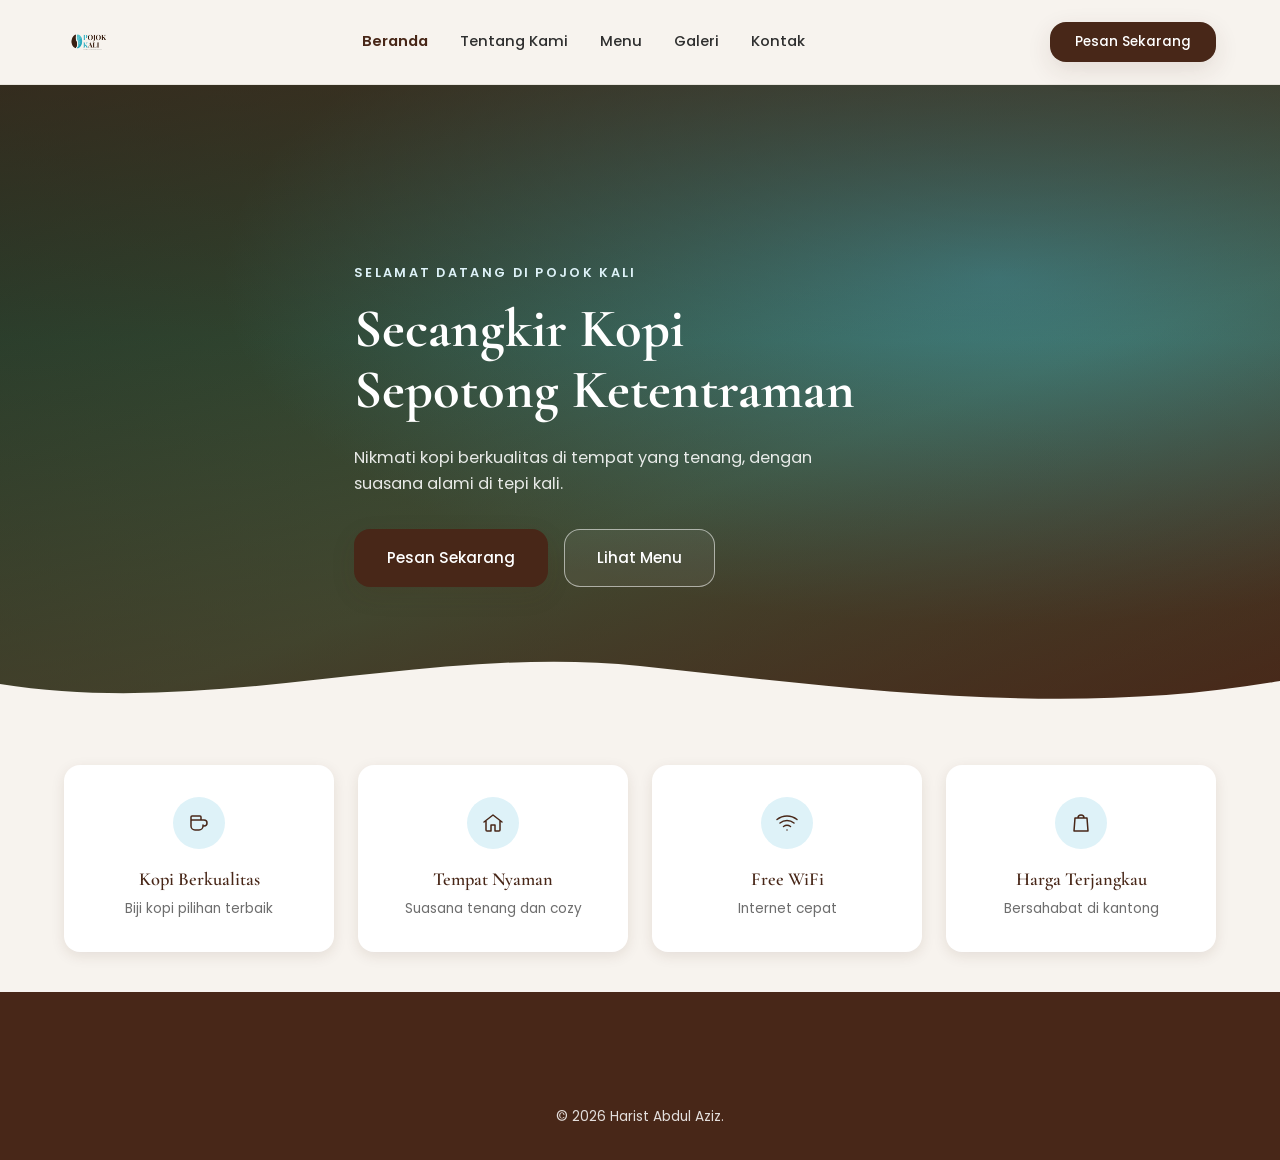
<file: TUGAS6/index.html>
<!doctype html>
<html lang="id">
  <head>
    <meta charset="UTF-8" />
    <meta name="viewport" content="width=device-width, initial-scale=1.0" />
    <title>Tugas 7</title>
    <link rel="preconnect" href="https://fonts.googleapis.com" />
    <link rel="preconnect" href="https://fonts.gstatic.com" crossorigin />
    <link
      href="https://fonts.googleapis.com/css2?family=Cormorant+Garamond:wght@500;600;700&family=Poppins:wght@400;500;600&display=swap"
      rel="stylesheet"
    />
    <link rel="stylesheet" href="style.css" />
  </head>
  <body>
    <header class="navbar">
      <div class="navbar__dalam wadah">
        <a href="#">
          <img
            src="assets/logo.png"
            alt="Logo Pojok Kali"
            class="navbar__logo"
          />
        </a>
        <nav class="navbar__tautan">
          <a href="#beranda" class="aktif">Beranda</a>
          <a href="#tentang">Tentang Kami</a>
          <a href="#menu">Menu</a>
          <a href="#galeri">Galeri</a>
          <a href="#kontak">Kontak</a>
        </nav>
        <a href="#pesan" class="tombol tombol--utama tombol--kecil"
          >Pesan Sekarang</a
        >
      </div>
    </header>

    <section class="beranda" id="beranda">
      <div class="beranda__media"></div>
      <div class="beranda__lapisan"></div>
      <div class="wadah beranda__konten">
        <p class="label-kecil">Selamat Datang di Pojok Kali</p>
        <h1 class="judul-utama">Secangkir Kopi<br />Sepotong Ketentraman</h1>
        <p class="subjudul">
          Nikmati kopi berkualitas di tempat yang tenang, dengan suasana alami
          di tepi kali.
        </p>
        <div class="beranda__aksi">
          <a href="#pesan" class="tombol tombol--utama">Pesan Sekarang</a>
          <a href="#menu" class="tombol tombol--kedua">Lihat Menu</a>
        </div>
      </div>
      <svg
        class="beranda__gelombang"
        viewBox="0 0 1440 120"
        preserveAspectRatio="none"
      >
        <path
          d="M0,64 C240,110 480,10 720,40 C960,70 1200,110 1440,60 L1440,120 L0,120 Z"
          fill="#F7F3EE"
        />
      </svg>
    </section>

    <section class="fitur wadah">
      <div class="fitur__item">
        <span class="fitur__ikon">
          <svg viewBox="0 0 24 24" fill="none">
            <path
              d="M4 9h13a3 3 0 0 1 0 6h-.5M4 9v6a4 4 0 0 0 4 4h4a4 4 0 0 0 4-4v-1M4 9V6a1 1 0 0 1 1-1h8a1 1 0 0 1 1 1v3"
              stroke="currentColor"
              stroke-width="1.5"
              stroke-linecap="round"
              stroke-linejoin="round"
            />
          </svg>
        </span>
        <h3>Kopi Berkualitas</h3>
        <p>Biji kopi pilihan terbaik</p>
      </div>
      <div class="fitur__item">
        <span class="fitur__ikon">
          <svg viewBox="0 0 24 24" fill="none">
            <path
              d="M3 11l9-7 9 7M5 10v9a1 1 0 0 0 1 1h4v-6h4v6h4a1 1 0 0 0 1-1v-9"
              stroke="currentColor"
              stroke-width="1.5"
              stroke-linecap="round"
              stroke-linejoin="round"
            />
          </svg>
        </span>
        <h3>Tempat Nyaman</h3>
        <p>Suasana tenang dan cozy</p>
      </div>
      <div class="fitur__item">
        <span class="fitur__ikon">
          <svg viewBox="0 0 24 24" fill="none">
            <path
              d="M2 8.5a16 16 0 0 1 20 0M5 12a11 11 0 0 1 14 0M8.5 15.5a6 6 0 0 1 7 0M12 19h.01"
              stroke="currentColor"
              stroke-width="1.5"
              stroke-linecap="round"
              stroke-linejoin="round"
            />
          </svg>
        </span>
        <h3>Free WiFi</h3>
        <p>Internet cepat</p>
      </div>
      <div class="fitur__item">
        <span class="fitur__ikon">
          <svg viewBox="0 0 24 24" fill="none">
            <path
              d="M6 7h12l1 13H5L6 7ZM9 7a3 3 0 0 1 6 0"
              stroke="currentColor"
              stroke-width="1.5"
              stroke-linecap="round"
              stroke-linejoin="round"
            />
          </svg>
        </span>
        <h3>Harga Terjangkau</h3>
        <p>Bersahabat di kantong</p>
      </div>
    </section>

    <footer class="kaki">
      <p class="kaki__teks">&copy; 2026 Harist Abdul Aziz.</p>
    </footer>
  </body>
</html>
</file>
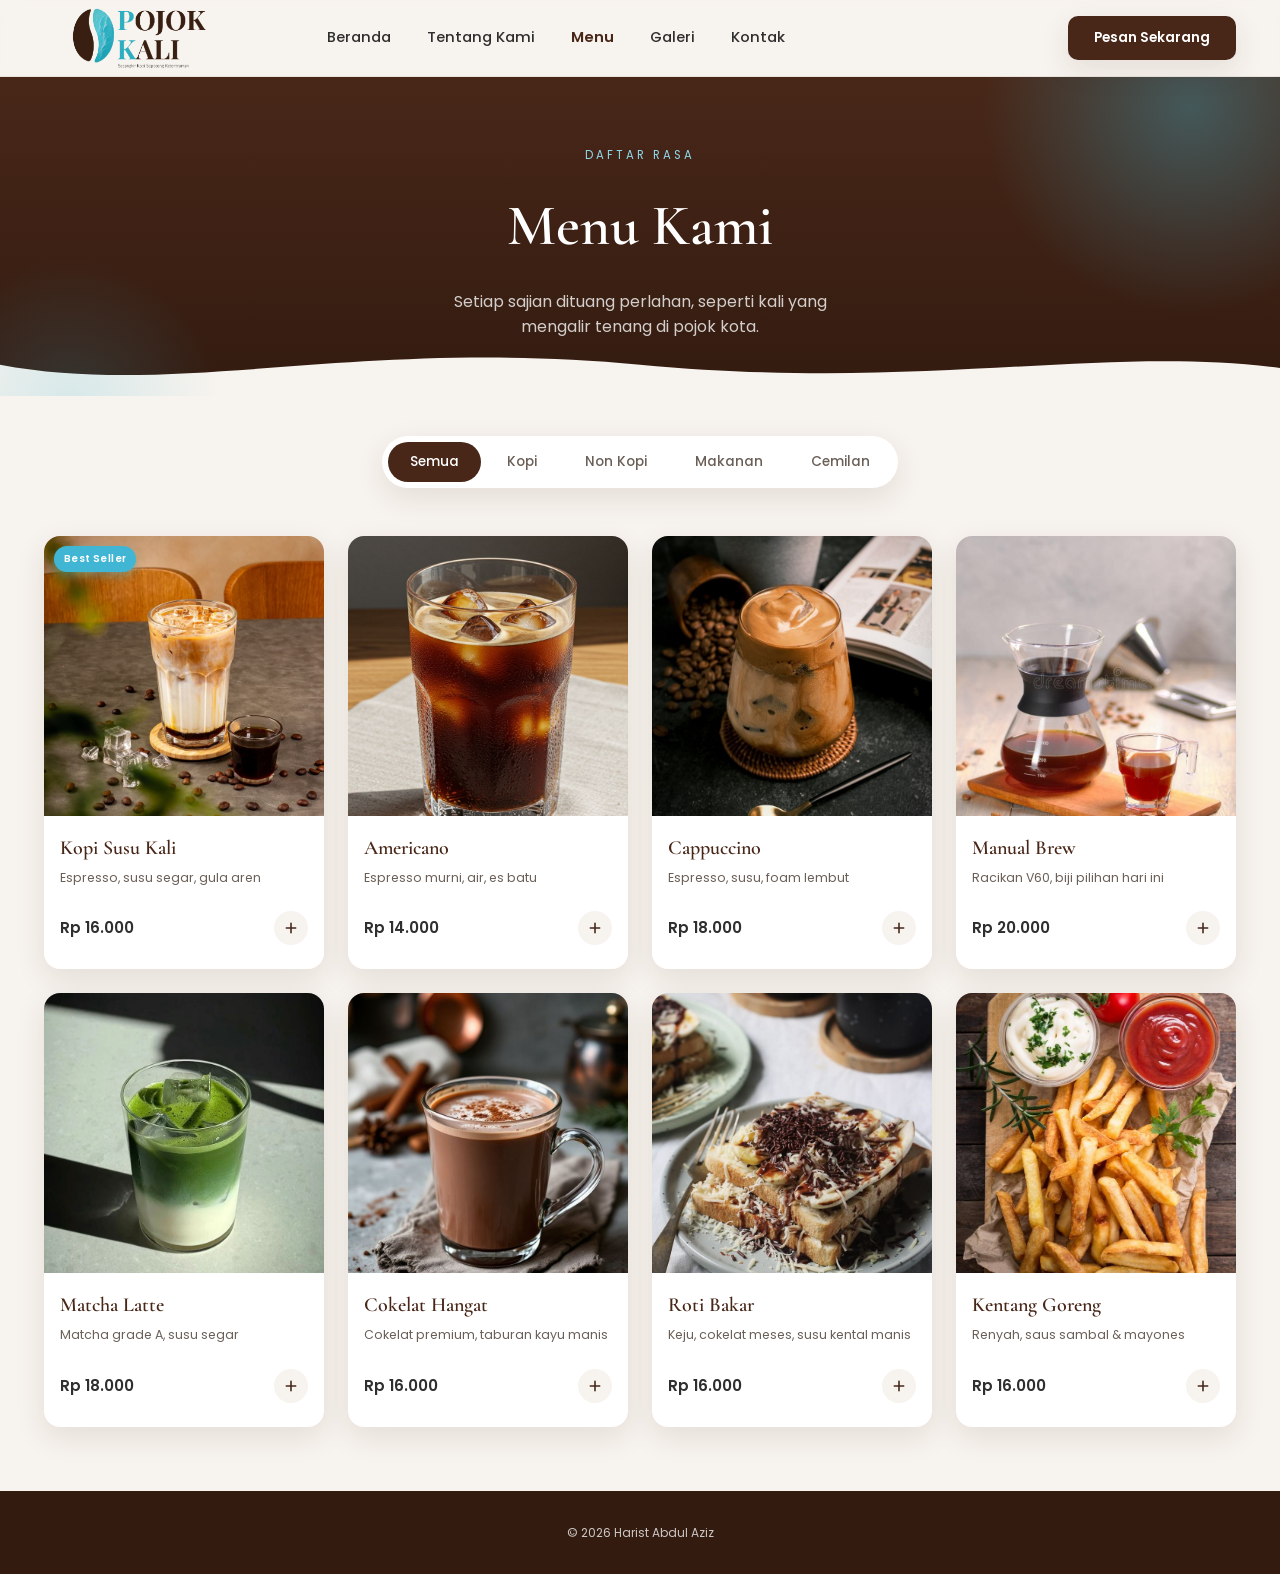
<file: TUGAS8/index.html>
<!doctype html>
<html lang="id">
  <head>
    <meta charset="UTF-8" />
    <meta name="viewport" content="width=device-width, initial-scale=1.0" />
    <title>Menu — Pojok Kali</title>
    <link rel="preconnect" href="https://fonts.googleapis.com" />
    <link
      href="https://fonts.googleapis.com/css2?family=Cormorant+Garamond:ital,wght@0,400;0,500;0,600;0,700;1,500&family=Poppins:wght@300;400;500;600;700&display=swap"
      rel="stylesheet"
    />
    <link rel="stylesheet" href="style.css" />
  </head>
  <body>
    <header class="site-header" id="siteHeader">
      <div class="header-inner">
        <a href="#" class="brand">
          <img src="assets/logo.png" alt="Pojok Kali" class="brand-mark" />
        </a>

        <nav class="main-nav" id="mainNav">
          <a href="#">Beranda</a>
          <a href="#">Tentang Kami</a>
          <a href="#" class="active">Menu</a>
          <a href="#">Galeri</a>
          <a href="#">Kontak</a>
        </nav>

        <div class="header-actions">
          <button class="btn btn-primary">Pesan Sekarang</button>
          <button class="burger" id="burgerBtn" aria-label="Buka menu navigasi">
            <span></span><span></span><span></span>
          </button>
        </div>
      </div>
    </header>
    <section class="menu-hero">
      <div class="menu-hero-inner">
        <span class="eyebrow">Daftar Rasa</span>
        <h1>Menu Kami</h1>
        <p>
          Setiap sajian dituang perlahan, seperti kali yang mengalir tenang di
          pojok kota.
        </p>
      </div>
      <svg class="hero-wave" viewBox="0 0 1440 90" preserveAspectRatio="none">
        <path
          d="M0,40 C 200,90 400,0 720,40 C 1040,80 1240,10 1440,45 L1440,90 L0,90 Z"
        ></path>
      </svg>
    </section>
    <section class="menu-filter-wrap">
      <div
        class="menu-filter"
        id="menuFilter"
        role="tablist"
        aria-label="Filter kategori menu"
      >
        <button class="filter-btn is-active" data-filter="semua">Semua</button>
        <button class="filter-btn" data-filter="kopi">Kopi</button>
        <button class="filter-btn" data-filter="non-kopi">Non Kopi</button>
        <button class="filter-btn" data-filter="makanan">Makanan</button>
        <button class="filter-btn" data-filter="cemilan">Cemilan</button>
        <span class="filter-indicator" id="filterIndicator"></span>
      </div>
    </section>
    <main class="menu-main">
      <div class="menu-grid" id="menuGrid">
        <article class="menu-card" data-category="kopi" style="--d: 0">
          <div class="menu-card-media">
            <img
              src="assets/kopi-susu-kali.jpg"
              alt="Kopi Susu Kali"
              loading="lazy"
            />
            <span class="menu-tag">Best Seller</span>
          </div>
          <div class="menu-card-body">
            <h3>Kopi Susu Kali</h3>
            <p>Espresso, susu segar, gula aren</p>
            <div class="menu-card-footer">
              <span class="menu-price">Rp 16.000</span>
              <button
                class="add-btn"
                aria-label="Tambah Kopi Susu Kali ke pesanan"
              >
                <svg viewBox="0 0 24 24"><path d="M12 5v14M5 12h14" /></svg>
              </button>
            </div>
          </div>
        </article>

        <article class="menu-card" data-category="kopi" style="--d: 1">
          <div class="menu-card-media">
            <img src="assets/americano.jpg" alt="Americano" loading="lazy" />
          </div>
          <div class="menu-card-body">
            <h3>Americano</h3>
            <p>Espresso murni, air, es batu</p>
            <div class="menu-card-footer">
              <span class="menu-price">Rp 14.000</span>
              <button class="add-btn" aria-label="Tambah Americano ke pesanan">
                <svg viewBox="0 0 24 24"><path d="M12 5v14M5 12h14" /></svg>
              </button>
            </div>
          </div>
        </article>

        <article class="menu-card" data-category="kopi" style="--d: 2">
          <div class="menu-card-media">
            <img src="assets/cappuccino.jpg" alt="Cappuccino" loading="lazy" />
          </div>
          <div class="menu-card-body">
            <h3>Cappuccino</h3>
            <p>Espresso, susu, foam lembut</p>
            <div class="menu-card-footer">
              <span class="menu-price">Rp 18.000</span>
              <button class="add-btn" aria-label="Tambah Cappuccino ke pesanan">
                <svg viewBox="0 0 24 24"><path d="M12 5v14M5 12h14" /></svg>
              </button>
            </div>
          </div>
        </article>

        <article class="menu-card" data-category="kopi" style="--d: 3">
          <div class="menu-card-media">
            <img
              src="assets/manual-brew.jpg"
              alt="Manual Brew"
              loading="lazy"
            />
          </div>
          <div class="menu-card-body">
            <h3>Manual Brew</h3>
            <p>Racikan V60, biji pilihan hari ini</p>
            <div class="menu-card-footer">
              <span class="menu-price">Rp 20.000</span>
              <button
                class="add-btn"
                aria-label="Tambah Manual Brew ke pesanan"
              >
                <svg viewBox="0 0 24 24"><path d="M12 5v14M5 12h14" /></svg>
              </button>
            </div>
          </div>
        </article>

        <article class="menu-card" data-category="non-kopi" style="--d: 0">
          <div class="menu-card-media">
            <img
              src="assets/matcha-latte.jpg"
              alt="Matcha Latte"
              loading="lazy"
            />
          </div>
          <div class="menu-card-body">
            <h3>Matcha Latte</h3>
            <p>Matcha grade A, susu segar</p>
            <div class="menu-card-footer">
              <span class="menu-price">Rp 18.000</span>
              <button
                class="add-btn"
                aria-label="Tambah Matcha Latte ke pesanan"
              >
                <svg viewBox="0 0 24 24"><path d="M12 5v14M5 12h14" /></svg>
              </button>
            </div>
          </div>
        </article>

        <article class="menu-card" data-category="non-kopi" style="--d: 1">
          <div class="menu-card-media">
            <img
              src="assets/cokelat-hangat.jpg"
              alt="Cokelat Hangat"
              loading="lazy"
            />
          </div>
          <div class="menu-card-body">
            <h3>Cokelat Hangat</h3>
            <p>Cokelat premium, taburan kayu manis</p>
            <div class="menu-card-footer">
              <span class="menu-price">Rp 16.000</span>
              <button
                class="add-btn"
                aria-label="Tambah Cokelat Hangat ke pesanan"
              >
                <svg viewBox="0 0 24 24"><path d="M12 5v14M5 12h14" /></svg>
              </button>
            </div>
          </div>
        </article>

        <article class="menu-card" data-category="makanan" style="--d: 2">
          <div class="menu-card-media">
            <img src="assets/roti-bakar.jpg" alt="Roti Bakar" loading="lazy" />
          </div>
          <div class="menu-card-body">
            <h3>Roti Bakar</h3>
            <p>Keju, cokelat meses, susu kental manis</p>
            <div class="menu-card-footer">
              <span class="menu-price">Rp 16.000</span>
              <button class="add-btn" aria-label="Tambah Roti Bakar ke pesanan">
                <svg viewBox="0 0 24 24"><path d="M12 5v14M5 12h14" /></svg>
              </button>
            </div>
          </div>
        </article>

        <article class="menu-card" data-category="cemilan" style="--d: 3">
          <div class="menu-card-media">
            <img
              src="assets/kentang-goreng.jpg"
              alt="Kentang Goreng"
              loading="lazy"
            />
          </div>
          <div class="menu-card-body">
            <h3>Kentang Goreng</h3>
            <p>Renyah, saus sambal & mayones</p>
            <div class="menu-card-footer">
              <span class="menu-price">Rp 16.000</span>
              <button
                class="add-btn"
                aria-label="Tambah Kentang Goreng ke pesanan"
              >
                <svg viewBox="0 0 24 24"><path d="M12 5v14M5 12h14" /></svg>
              </button>
            </div>
          </div>
        </article>
      </div>

      <p class="empty-state" id="emptyState">Belum ada menu di kategori ini.</p>
    </main>
    <footer class="site-footer">
      <span>&copy; 2026 Harist Abdul Aziz</span>
    </footer>

    <div class="toast" id="toast">Ditambahkan ke pesanan ✓</div>

    <script>
      const header = document.getElementById("siteHeader");
      window.addEventListener("scroll", () => {
        header.classList.toggle("is-scrolled", window.scrollY > 30);
      });
      const burger = document.getElementById("burgerBtn");
      const nav = document.getElementById("mainNav");
      burger.addEventListener("click", () => {
        burger.classList.toggle("is-open");
        nav.classList.toggle("is-open");
      });
      nav.querySelectorAll("a").forEach((link) => {
        link.addEventListener("click", () => {
          burger.classList.remove("is-open");
          nav.classList.remove("is-open");
        });
      });
      const filterBtns = document.querySelectorAll(".filter-btn");
      const cards = document.querySelectorAll(".menu-card");
      const indicator = document.getElementById("filterIndicator");
      const emptyState = document.getElementById("emptyState");

      function moveIndicator(btn) {
        indicator.style.width = btn.offsetWidth + "px";
        indicator.style.left = btn.offsetLeft + "px";
      }
      moveIndicator(document.querySelector(".filter-btn.is-active"));
      window.addEventListener("resize", () =>
        moveIndicator(document.querySelector(".filter-btn.is-active")),
      );

      filterBtns.forEach((btn) => {
        btn.addEventListener("click", () => {
          filterBtns.forEach((b) => b.classList.remove("is-active"));
          btn.classList.add("is-active");
          moveIndicator(btn);

          const filter = btn.dataset.filter;
          let visibleCount = 0;

          cards.forEach((card, i) => {
            const match =
              filter === "semua" || card.dataset.category === filter;
            if (match) {
              visibleCount++;
              card.classList.remove("is-hidden");
              card.style.transitionDelay = (i % 8) * 40 + "ms";
              requestAnimationFrame(() => card.classList.remove("is-out"));
            } else {
              card.classList.add("is-out");
              card.style.transitionDelay = "0ms";
              setTimeout(() => card.classList.add("is-hidden"), 260);
            }
          });

          setTimeout(() => {
            emptyState.classList.toggle("is-visible", visibleCount === 0);
          }, 280);
        });
      });
      const revealObserver = new IntersectionObserver(
        (entries) => {
          entries.forEach((entry) => {
            if (entry.isIntersecting) {
              entry.target.classList.add("is-visible");
              revealObserver.unobserve(entry.target);
            }
          });
        },
        { threshold: 0.15 },
      );
      cards.forEach((card) => revealObserver.observe(card));
      const toast = document.getElementById("toast");
      let toastTimer;
      document.querySelectorAll(".add-btn").forEach((btn) => {
        btn.addEventListener("click", () => {
          btn.classList.remove("pulse");
          void btn.offsetWidth;
          btn.classList.add("pulse");

          toast.classList.remove("is-visible");
          void toast.offsetWidth;
          toast.classList.add("is-visible");
          clearTimeout(toastTimer);
          toastTimer = setTimeout(
            () => toast.classList.remove("is-visible"),
            1800,
          );
        });
      });
    </script>
  </body>
</html>
</file>
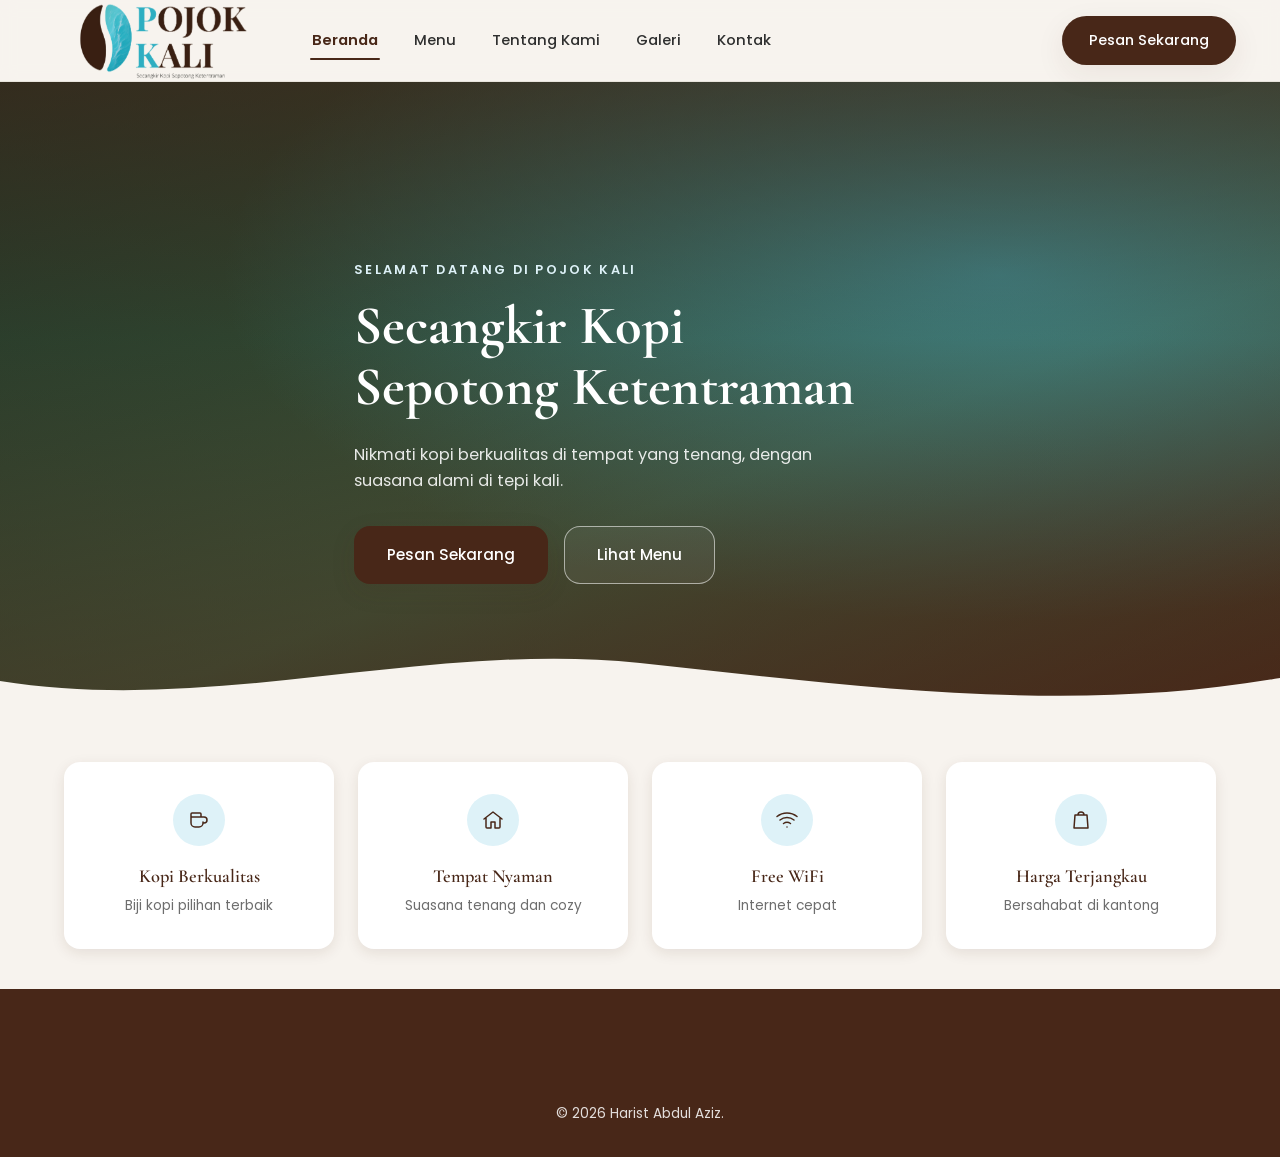
<file: UAS DESAIN WEB/index.html>
<!doctype html>
<html lang="id">
  <head>
    <meta charset="UTF-8" />
    <meta name="viewport" content="width=device-width, initial-scale=1.0" />
    <title>Tugas 7</title>
    <link rel="preconnect" href="https://fonts.googleapis.com" />
    <link rel="preconnect" href="https://fonts.gstatic.com" crossorigin />
    <link
      href="https://fonts.googleapis.com/css2?family=Cormorant+Garamond:wght@500;600;700&family=Poppins:wght@400;500;600&display=swap"
      rel="stylesheet"
    />
    <link rel="stylesheet" href="STYLE/index.css" />
    <link rel="stylesheet" href="STYLE/navbar.css" />
  </head>
  <body>
    <nav class="navbar" id="navbar">
      <div class="navbar__dalam">
        <a href="index.html" class="navbar__logo">
          <img
            src="STYLE/assets/logo.png"
            alt="Logo Pojok Kali"
            class="navbar__logo-img"
          />
        </a>

        <div class="navbar__tautan" id="navMenu">
          <a href="index.html" class="active">Beranda</a>
          <a href="menu.html">Menu</a>
          <a href="tentang-kami.html">Tentang Kami</a>
          <a href="galeri.html">Galeri</a>
          <a href="kontak.html">Kontak</a>
        </div>

        <div class="navbar__aksi">
          <a href="menu.html" class="btn-primary">Pesan Sekarang</a>
          <button class="navbar__burger" id="burgerBtn" aria-label="Menu">
            <span></span><span></span><span></span>
          </button>
        </div>
      </div>
    </nav>

    <section class="beranda" id="beranda">
      <div class="beranda__media"></div>
      <div class="beranda__lapisan"></div>
      <div class="wadah beranda__konten">
        <p class="label-kecil">Selamat Datang di Pojok Kali</p>
        <h1 class="judul-utama">Secangkir Kopi<br />Sepotong Ketentraman</h1>
        <p class="subjudul">
          Nikmati kopi berkualitas di tempat yang tenang, dengan suasana alami
          di tepi kali.
        </p>
        <div class="beranda__aksi">
          <a href="menu.html" class="tombol tombol--utama">Pesan Sekarang</a>
          <a href="menu.html" class="tombol tombol--kedua">Lihat Menu</a>
        </div>
      </div>
      <svg
        class="beranda__gelombang"
        viewBox="0 0 1440 120"
        preserveAspectRatio="none"
      >
        <path
          d="M0,64 C240,110 480,10 720,40 C960,70 1200,110 1440,60 L1440,120 L0,120 Z"
          fill="#F7F3EE"
        />
      </svg>
    </section>

    <section class="fitur wadah">
      <div class="fitur__item">
        <span class="fitur__ikon">
          <svg viewBox="0 0 24 24" fill="none">
            <path
              d="M4 9h13a3 3 0 0 1 0 6h-.5M4 9v6a4 4 0 0 0 4 4h4a4 4 0 0 0 4-4v-1M4 9V6a1 1 0 0 1 1-1h8a1 1 0 0 1 1 1v3"
              stroke="currentColor"
              stroke-width="1.5"
              stroke-linecap="round"
              stroke-linejoin="round"
            />
          </svg>
        </span>
        <h3>Kopi Berkualitas</h3>
        <p>Biji kopi pilihan terbaik</p>
      </div>
      <div class="fitur__item">
        <span class="fitur__ikon">
          <svg viewBox="0 0 24 24" fill="none">
            <path
              d="M3 11l9-7 9 7M5 10v9a1 1 0 0 0 1 1h4v-6h4v6h4a1 1 0 0 0 1-1v-9"
              stroke="currentColor"
              stroke-width="1.5"
              stroke-linecap="round"
              stroke-linejoin="round"
            />
          </svg>
        </span>
        <h3>Tempat Nyaman</h3>
        <p>Suasana tenang dan cozy</p>
      </div>
      <div class="fitur__item">
        <span class="fitur__ikon">
          <svg viewBox="0 0 24 24" fill="none">
            <path
              d="M2 8.5a16 16 0 0 1 20 0M5 12a11 11 0 0 1 14 0M8.5 15.5a6 6 0 0 1 7 0M12 19h.01"
              stroke="currentColor"
              stroke-width="1.5"
              stroke-linecap="round"
              stroke-linejoin="round"
            />
          </svg>
        </span>
        <h3>Free WiFi</h3>
        <p>Internet cepat</p>
      </div>
      <div class="fitur__item">
        <span class="fitur__ikon">
          <svg viewBox="0 0 24 24" fill="none">
            <path
              d="M6 7h12l1 13H5L6 7ZM9 7a3 3 0 0 1 6 0"
              stroke="currentColor"
              stroke-width="1.5"
              stroke-linecap="round"
              stroke-linejoin="round"
            />
          </svg>
        </span>
        <h3>Harga Terjangkau</h3>
        <p>Bersahabat di kantong</p>
      </div>
    </section>

    <footer class="kaki">
      <p class="kaki__teks">&copy; 2026 Harist Abdul Aziz.</p>
    </footer>
  </body>
</html>
</file>
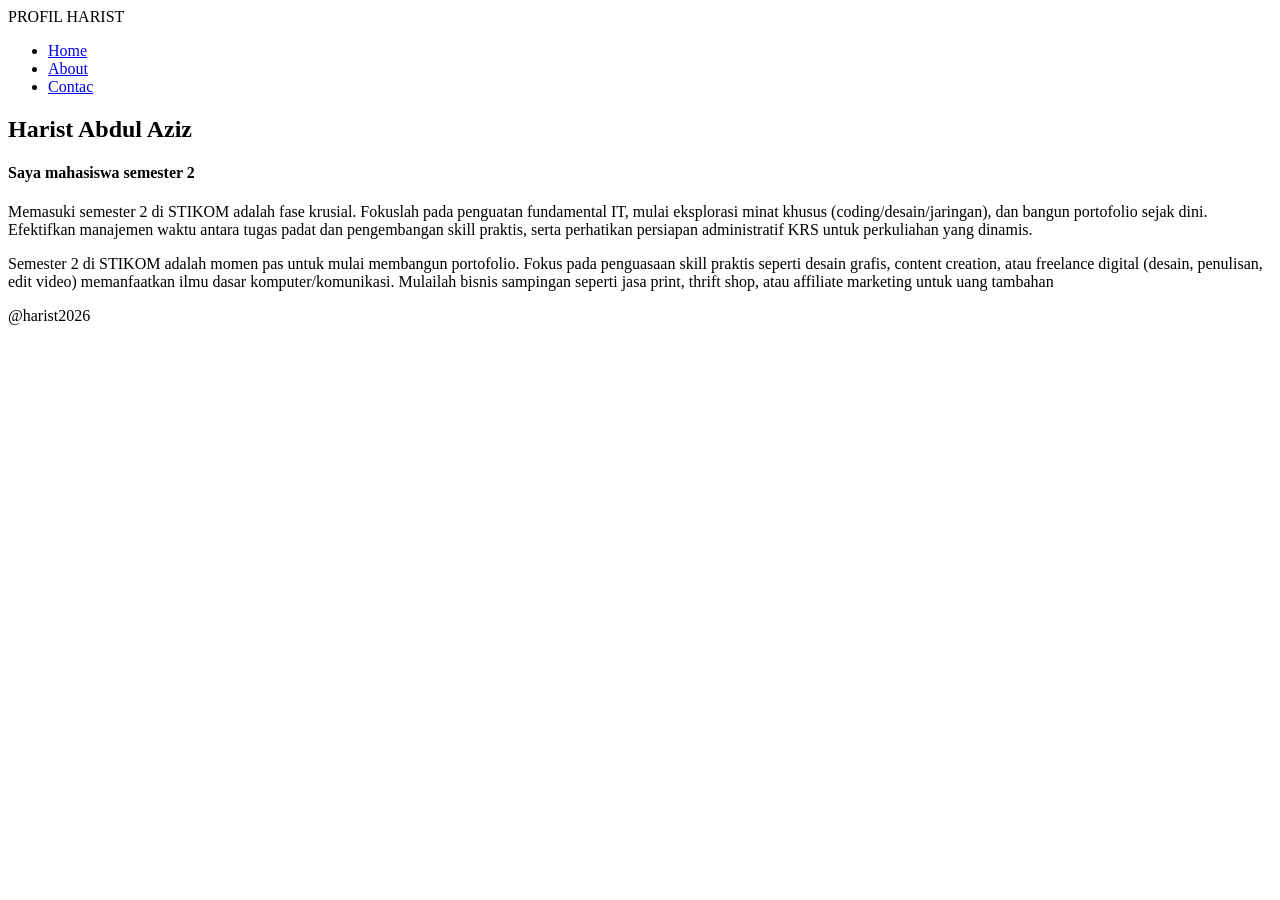
<file: TUGAS2/TUGAS3.html>
<!DOCTYPE html>
<html>
<head>
<title>TUGAS2</title>
</head>
<body>
<header>PROFIL HARIST</header>
<nav>
<ul>
<li><a href="#">Home</a></li>
<li><a href="#">About</a></li>
<li><a href="#">Contac</a></li>
</ul>
</nav>
<section>
<h1>Harist Abdul Aziz</h1>
<h4>Saya mahasiswa semester 2 </h4>
</section>
<article><p>Memasuki semester 2 di STIKOM adalah fase krusial. Fokuslah pada penguatan fundamental IT, mulai eksplorasi minat khusus (coding/desain/jaringan), dan bangun portofolio sejak dini. Efektifkan manajemen waktu antara tugas padat dan pengembangan skill praktis, serta perhatikan persiapan administratif KRS untuk perkuliahan yang dinamis. </p>
</article>
<aside>
<p>Semester 2 di STIKOM adalah momen pas untuk mulai membangun portofolio. Fokus pada penguasaan skill praktis seperti desain grafis, content creation, atau freelance digital (desain, penulisan, edit video) memanfaatkan ilmu dasar komputer/komunikasi. Mulailah bisnis sampingan seperti jasa print, thrift shop, atau affiliate marketing untuk uang tambahan</p>
</aside>
<footer>
<p>@harist2026</p>
</footer>
</body>
</html>
</file>
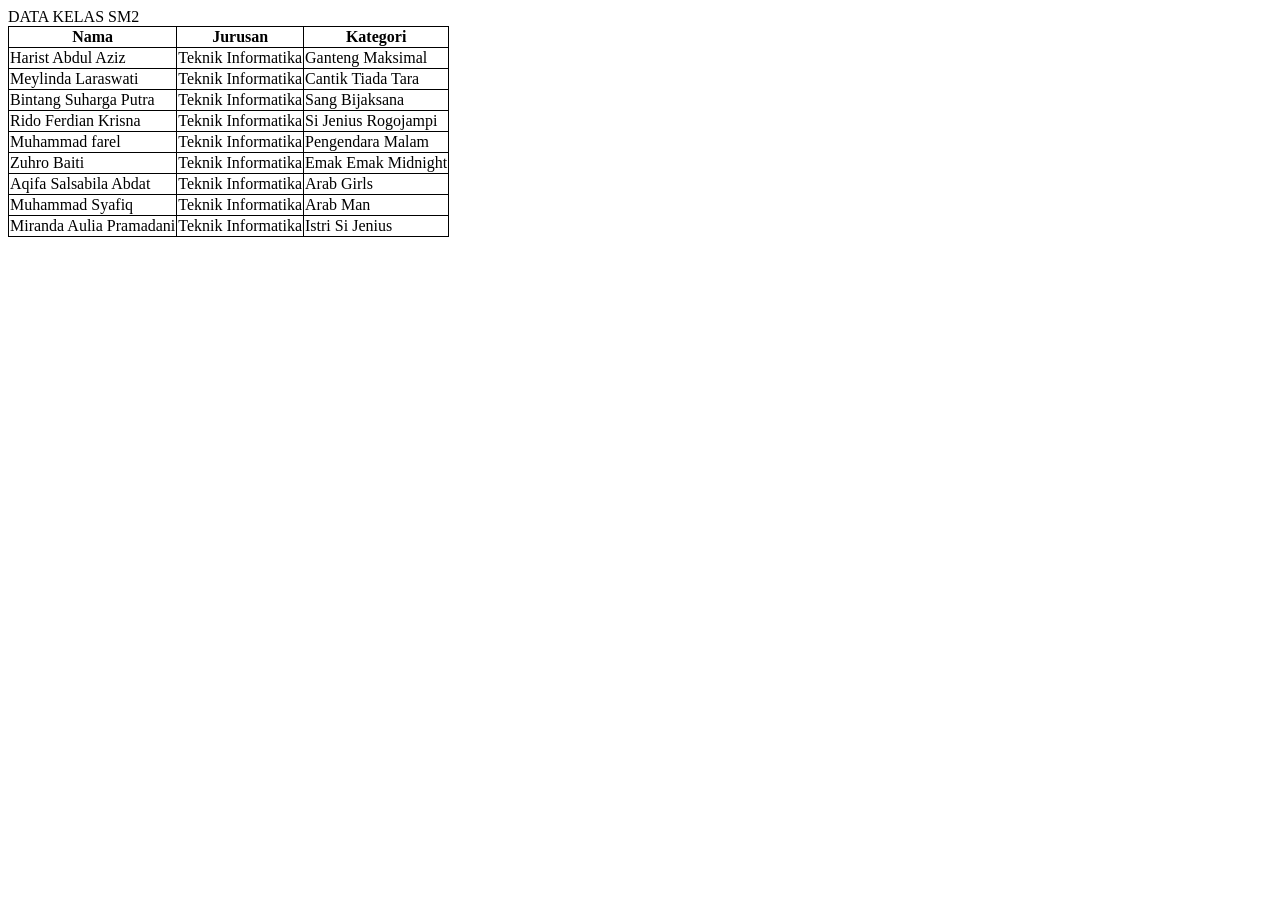
<file: TUGAS3/TUGAS4.html>
<!DOCTYPE html>
<html>
<head>
<title>TUGAS2</title>
<style>
table{
border-collapse:collapse;
}
	table, th, td{
	border: 1px solid black;
	}
</style>
</head>
<body>
<header>DATA KELAS SM2</header>
<table>
<tr>
<th>Nama</th>
<th>Jurusan</th>
<th>Kategori</th>
</tr>
<tr>
<td>Harist Abdul Aziz</td>
<td>Teknik Informatika</td>
<td>Ganteng Maksimal</td>
</tr>
<tr>
<td>Meylinda Laraswati</td>
<td>Teknik Informatika</td>
<td>Cantik Tiada Tara</td>
</tr>
<tr>
<td>Bintang Suharga Putra</td>
<td>Teknik Informatika</td>
<td>Sang Bijaksana</td>
</tr>
<tr>
<td>Rido Ferdian Krisna</td>
<td>Teknik Informatika</td>
<td>Si Jenius Rogojampi</td>
</tr>
<tr>
<td>Muhammad farel</td>
<td>Teknik Informatika</td>
<td>Pengendara Malam</td>
</tr>
<tr>
<td>Zuhro Baiti</td>
<td>Teknik Informatika</td>
<td>Emak Emak Midnight</td>
</tr>
<tr>
<td>Aqifa Salsabila Abdat</td>
<td>Teknik Informatika</td>
<td>Arab Girls</td>
</tr>
<tr>
<td>Muhammad Syafiq</td>
<td>Teknik Informatika</td>
<td>Arab Man</td>
</tr>
<tr>
<td>Miranda Aulia Pramadani</td>
<td>Teknik Informatika</td>
<td>Istri Si Jenius</td>
</tr>
</table>
</body>
</html>
</file>
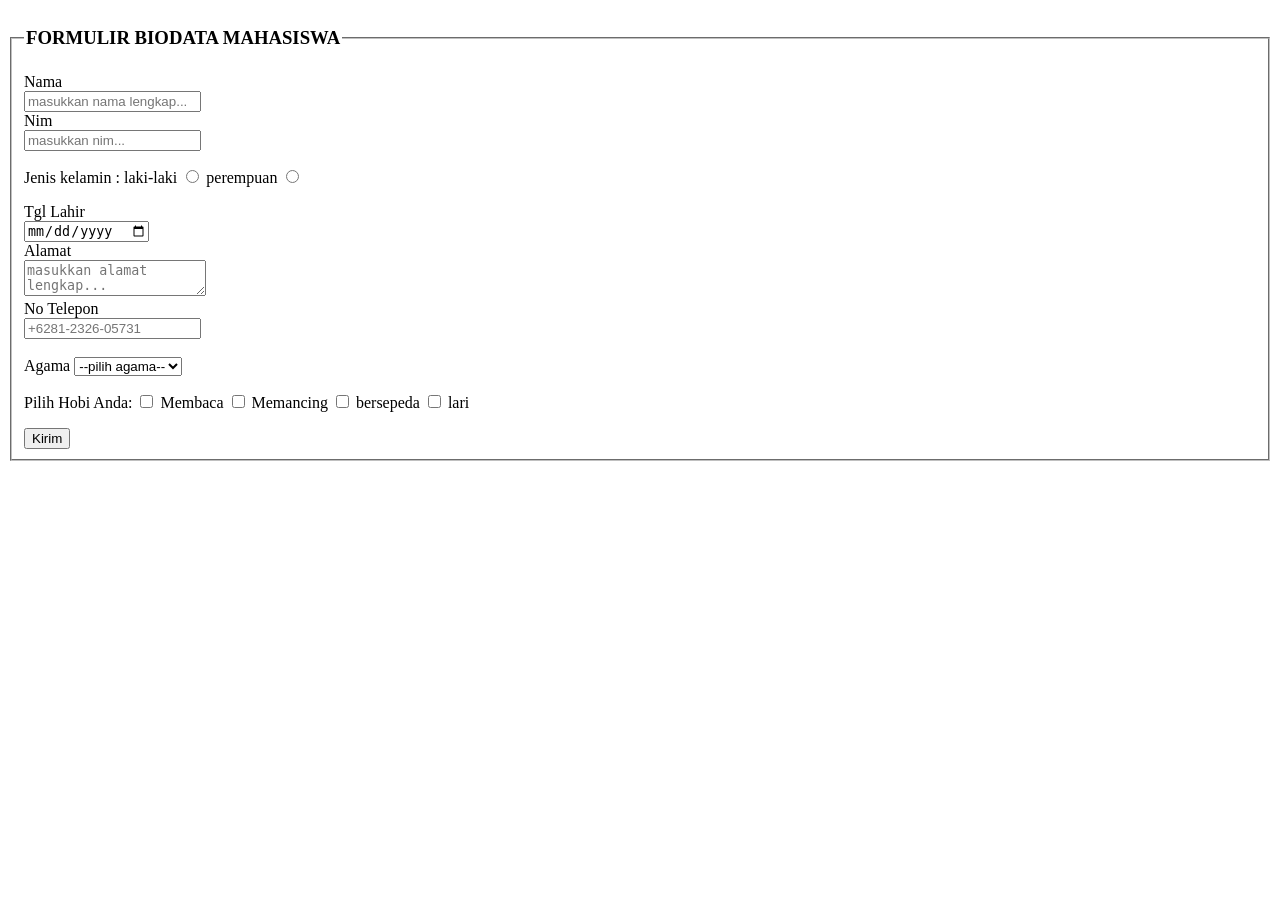
<file: TUGAS4/TUGAS5.html>
<!DOCTYPE html>
<html>
<head>
<title>TUGAS4</title>
</head>
<body>
<header>
<fieldset>
<legend><h3>FORMULIR BIODATA MAHASISWA</h3></legend>
<label for="name">Nama</label><br>
<input type="text" id=""name name="name" placeholder="masukkan nama lengkap..."><br>
<label for="nim">Nim</label><br>
<input type="number" id="nim"name name="nim" placeholder="masukkan nim..."><br>
<p>Jenis kelamin : 
<label for="laki-laki">laki-laki</label>
<input type="radio" id="laki-laki" name="kelamin">
<label for="perempuan">perempuan</label>
<input type="radio" id="perempuan" name="kelamin"><br>
</p>
<label for="lahir">Tgl Lahir</label><br>
<input type="date" id="lahir"><br>
<label for="alamat">Alamat</label><br>
<textarea id="alamat" placeholder="masukkan alamat lengkap..."></textarea><br>
<label for="phone">No Telepon</label><br>
<input type="tel" id="phone" name="phone" placeholder="+6281-2326-05731"><br><br>
<label for="agama">Agama</label>
<select id="agama" name="agama" required>
<option value="">--pilih agama--</option>
<option value="islam">Islam</option>
<option value="kristen">Kristen</option>
<option value="katolik">Katolik</option>
<option value="hindu">Hindu</option>
<option value="budha">Budha</option>
<option value="konghucu">Konghucu</option>
</select><br>
<p>Pilih Hobi Anda:
<input type="checkbox" id="hobi1" name="hobi" value="membaca">
<label for="hobi1">Membaca</label>
<input type="checkbox" id="hobi2" name="hobi" value="memancing">
<label for="hobi2">Memancing</label>
<input type="checkbox" id="hobi3" name="hobi" value="bersepeda">
<label for="hobi3">bersepeda</label>
<input type="checkbox" id="hobi4" name="hobi" value="lari">
<label for="hobi4">lari</label>
</p>
<button type="submit" onclick="alert('data Terkirim..!!')">Kirim</button>
</fieldset>
</body>
</html>
</file>
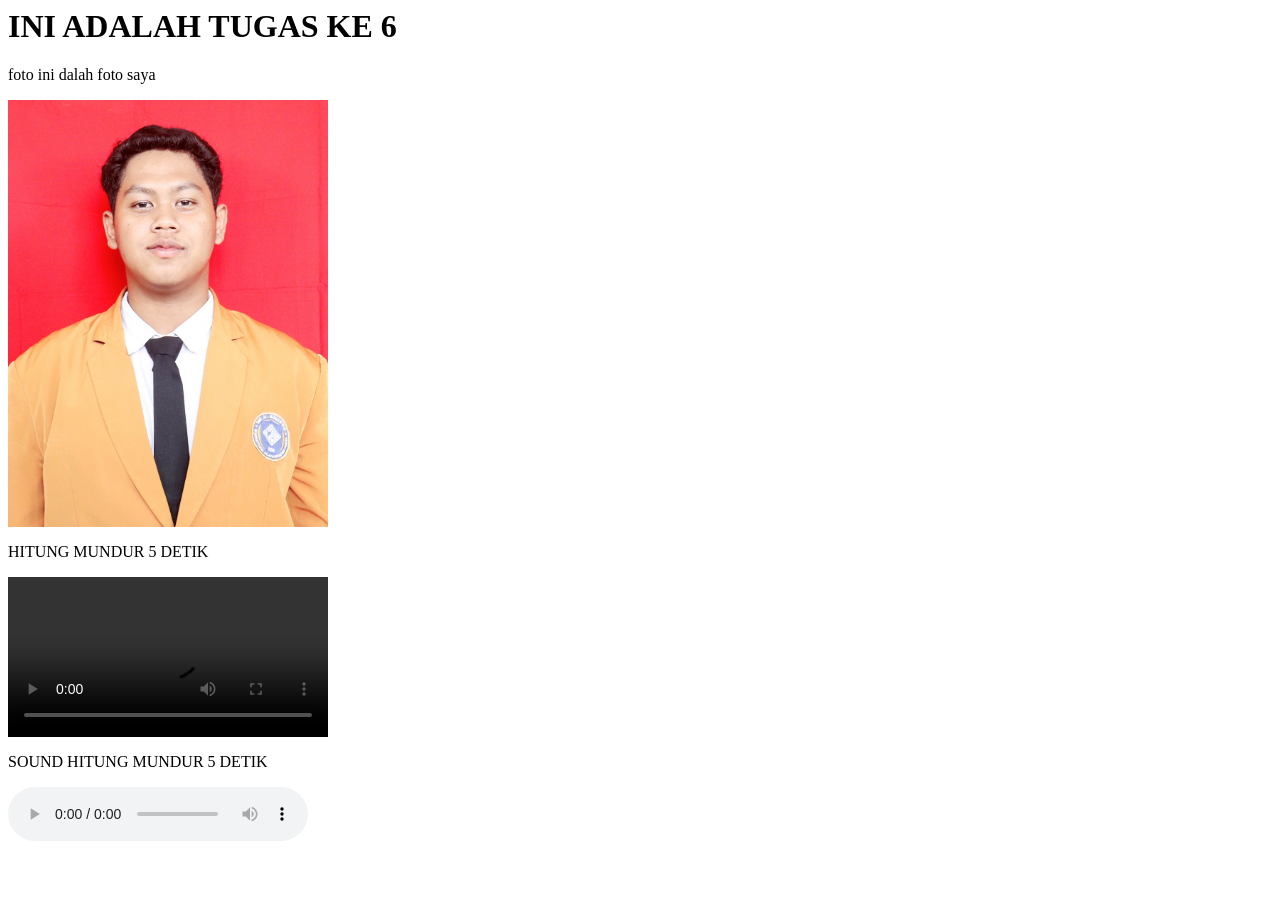
<file: TUGAS5/TUGAS6.html>
<!DOCTYPE>
<html>
<head>
<title>TUGAS6</title>
</head>
<body>
<h1>INI ADALAH TUGAS KE 6</h1>
<p>foto ini dalah foto saya</p>
<img src="foto.jpg" alt="ini adalah foto saya" width="320px"><br>
<p>HITUNG MUNDUR 5 DETIK</p>
<video width="320" height"240" controls>
<source src="video.mp4" type="video/mp4">
</video><br>
<p>SOUND HITUNG MUNDUR 5 DETIK</p>
<audio controls>
<source src="audio.m4a">
</audio>
</body>
</html>
</file>
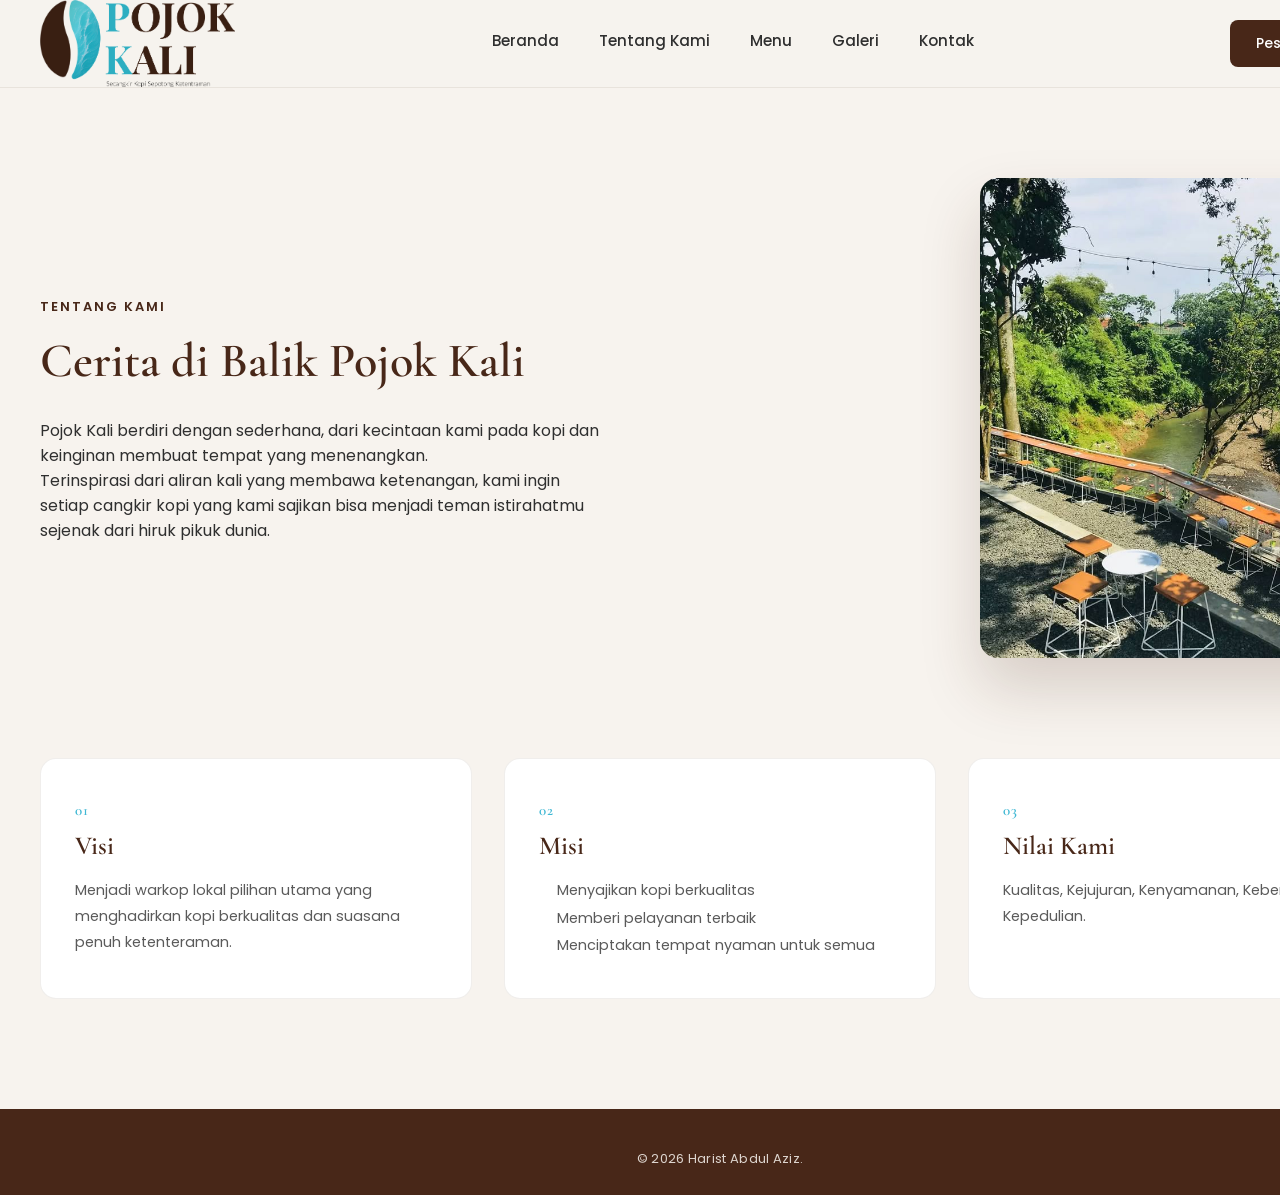
<file: TUGAS7/tentang-kami.html>
<!doctype html>
<html lang="id">
  <head>
    <meta charset="UTF-8" />
    <title>TUGAS8</title>
    <link rel="preconnect" href="https://fonts.googleapis.com" />
    <link
      href="https://fonts.googleapis.com/css2?family=Cormorant+Garamond:ital,wght@0,400;0,500;0,600;1,500&family=Poppins:wght@300;400;500;600&display=swap"
      rel="stylesheet"
    />
    <link rel="stylesheet" href="style.css" />
  </head>
  <body>
    <header class="navbar">
      <div class="nav-container">
        <a href="#" class="logo">
          <img
            src="logo-pojok-kali.png"
            alt="Logo Pojok Kali"
            class="logo-icon"
          />
        </a>

        <nav class="nav-links">
          <a href="#">Beranda</a>
          <a href="#" class="active">Tentang Kami</a>
          <a href="#">Menu</a>
          <a href="#">Galeri</a>
          <a href="#">Kontak</a>
        </nav>

        <button class="btn-primary">Pesan Sekarang</button>
      </div>
    </header>

    <main>
      <section class="about-hero">
        <div class="about-text">
          <span class="eyebrow">TENTANG KAMI</span>
          <h1>Cerita di Balik Pojok Kali</h1>
          <p>
            Pojok Kali berdiri dengan sederhana, dari kecintaan kami pada kopi
            dan keinginan membuat tempat yang menenangkan.
          </p>
          <p>
            Terinspirasi dari aliran kali yang membawa ketenangan, kami ingin
            setiap cangkir kopi yang kami sajikan bisa menjadi teman istirahatmu
            sejenak dari hiruk pikuk dunia.
          </p>
        </div>

        <div class="about-visual">
          <img
            src="pojok-kali-suasana.jpg"
            alt="Suasana Pojok Kali di tepi aliran kali"
            class="scene"
          />
          <span class="steam-caption">
            <svg
              viewBox="0 0 24 24"
              width="16"
              height="16"
              fill="none"
              stroke="#F7F3EE"
              stroke-width="2"
              stroke-linecap="round"
            >
              <path d="M9 3 Q 6 6 9 9 Q 12 12 9 15" />
              <path d="M14 3 Q 11 6 14 9 Q 17 12 14 15" />
            </svg>
            Duduk santai, dengar gemericik kali
          </span>
        </div>
      </section>

      <section class="vmv-section">
        <div class="vmv-card">
          <span class="vmv-index">01</span>
          <h3>Visi</h3>
          <p>
            Menjadi warkop lokal pilihan utama yang menghadirkan kopi
            berkualitas dan suasana penuh ketenteraman.
          </p>
        </div>

        <div class="vmv-card">
          <span class="vmv-index">02</span>
          <h3>Misi</h3>
          <ul>
            <li>Menyajikan kopi berkualitas</li>
            <li>Memberi pelayanan terbaik</li>
            <li>Menciptakan tempat nyaman untuk semua</li>
          </ul>
        </div>

        <div class="vmv-card">
          <span class="vmv-index">03</span>
          <h3>Nilai Kami</h3>
          <p>Kualitas, Kejujuran, Kenyamanan, Kebersamaan, Kepedulian.</p>
        </div>
      </section>
    </main>

    <footer>
      <p>&copy; 2026 Harist Abdul Aziz.</p>
    </footer>
  </body>
</html>
</file>
<file: TUGAS6/style.css>
* {
  box-sizing: border-box;
  margin: 0;
  padding: 0;
}
html {
  scroll-behavior: smooth;
}
body {
  font-family: "Poppins", sans-serif;
  color: #2f2f2f;
  background: #f7f3ee;
  line-height: 1.6;
}
img {
  max-width: 100%;
  display: block;
}
a {
  text-decoration: none;
  color: inherit;
}
.wadah {
  width: 100%;
  max-width: 1200px;
  margin-inline: auto;
  padding-inline: 24px;
}
.tombol {
  display: inline-flex;
  align-items: center;
  justify-content: center;
  gap: 8px;
  font-family: "Poppins", sans-serif;
  font-weight: 500;
  font-size: 0.95rem;
  padding: 16px 32px;
  border-radius: 16px;
  border: 1.5px solid rgba(0, 0, 0, 0);
  cursor: pointer;
  transition: 0.2s ease;
}
.tombol--utama {
  background: #482718;
  color: #fff;
  box-shadow: 0 8px 24px rgba(72, 39, 24, 0.12);
}
.tombol--kedua {
  background: rgba(0, 0, 0, 0);
  color: #482718;
  border-color: rgba(72, 39, 24, 0.35);
}
.tombol--kecil {
  padding: 8px 24px;
  font-size: 0.85rem;
}
.navbar {
  position: sticky;
  top: 0;
  z-index: 50;
  background: rgba(247, 243, 238, 0.92);
  border-bottom: 1px solid rgba(72, 39, 24, 0.08);
}
.navbar__dalam {
  display: flex;
  align-items: center;
  justify-content: space-between;
  gap: 24px;
  padding-block: 16px;
}
.navbar__logo {
  height: 52px;
  width: auto;
}
.navbar__tautan {
  display: flex;
  align-items: center;
  gap: 32px;
  margin-inline: auto;
  font-size: 0.92rem;
  font-weight: 500;
}
.navbar__tautan a {
  position: relative;
  color: #2f2f2f;
  padding-block: 4px;
}
.navbar__tautan a.aktif {
  color: #482718;
  font-weight: 600;
}
.beranda {
  position: relative;
  overflow: hidden;
  min-height: 640px;
  display: flex;
  align-items: center;
  padding-top: 40px;
}
.beranda__media {
  position: absolute;
  inset: 0;
  background:
    radial-gradient(
      ellipse at 78% 30%,
      rgba(64, 182, 212, 0.55),
      transparent 55%
    ),
    linear-gradient(160deg, #1c3326, #2c4a34 35%, #3c5c3f 60%, #482718);
}
.beranda__lapisan {
  position: absolute;
  inset: 0;
  background: linear-gradient(
    180deg,
    rgba(72, 39, 24, 0.55),
    rgba(72, 39, 24, 0.15) 40%,
    rgba(72, 39, 24, 0.55)
  );
}
.beranda__konten {
  position: relative;
  z-index: 2;
  max-width: 620px;
  padding-block: 40px 40px;
  color: #fff;
}
.beranda__gelombang {
  position: absolute;
  left: 0;
  right: 0;
  bottom: -1px;
  width: 100%;
  height: 90px;
  z-index: 1;
}
.label-kecil {
  font-size: 0.8rem;
  font-weight: 600;
  letter-spacing: 0.18em;
  text-transform: uppercase;
  color: rgb(222.1871794872, 242.458974359, 247.6128205128);
  margin-bottom: 16px;
}
.judul-utama {
  font-family: "Cormorant Garamond", serif;
  font-weight: 700;
  font-size: clamp(2.4rem, 5vw, 3.4rem);
  line-height: 1.12;
  margin-bottom: 24px;
}
.subjudul {
  font-size: 1.02rem;
  color: hsla(0, 0%, 100%, 0.88);
  max-width: 460px;
  margin-bottom: 32px;
}
.beranda__aksi {
  display: flex;
  gap: 16px;
}
.beranda__aksi .tombol--kedua {
  color: #fff;
  border-color: hsla(0, 0%, 100%, 0.55);
  background: hsla(0, 0%, 100%, 0.06);
}
.fitur {
  display: grid;
  grid-template-columns: repeat(4, 1fr);
  gap: 24px;
  padding-block: 40px;
}
.fitur__item {
  text-align: center;
  background: #fff;
  border-radius: 16px;
  padding: 32px 16px;
  box-shadow: 0 4px 14px rgba(72, 39, 24, 0.1);
}
.fitur__ikon {
  display: inline-flex;
  align-items: center;
  justify-content: center;
  width: 52px;
  height: 52px;
  border-radius: 999px;
  background: rgb(222.1871794872, 242.458974359, 247.6128205128);
  color: #482718;
  margin-bottom: 16px;
}
.fitur__ikon svg {
  width: 24px;
  height: 24px;
}
.fitur__item h3 {
  font-family: "Cormorant Garamond", serif;
  font-size: 1.15rem;
  font-weight: 600;
  color: #482718;
  margin-bottom: 4px;
}
.fitur__item p {
  font-size: 0.85rem;
  color: rgba(47, 47, 47, 0.7);
}
.kaki {
  position: relative;
  padding-top: 90px;
  text-align: center;
  background: #482718;
  color: hsla(0, 0%, 100%, 0.85);
}
.kaki__teks {
  font-size: 0.85rem;
  padding-block: 24px 32px;
}
</file>
<file: TUGAS8/style.css>
:root {
  --coffee: #482718; /* Primary */
  --coffee-dark: #331b10;
  --river: #40b6d4; /* Secondary */
  --river-light: #8fd9ea;
  --cream: #f7f3ee; /* Background */
  --white: #ffffff; /* Base */
  --ink: #2f2f2f; /* Text */
  --ink-soft: #6b6058;

  --font-display: "Cormorant Garamond", serif;
  --font-body: "Poppins", sans-serif;

  --radius: 16px;
  --radius-sm: 10px;
  --shadow-soft: 0 10px 30px rgba(72, 39, 24, 0.1);
  --shadow-lift: 0 20px 40px rgba(72, 39, 24, 0.18);

  --sp-1: 8px;
  --sp-2: 16px;
  --sp-3: 24px;
  --sp-4: 32px;
  --sp-5: 40px;
  --sp-6: 48px;
  --sp-7: 56px;
  --sp-8: 64px;

  --ease: cubic-bezier(0.4, 0, 0.2, 1);
  --ease-bounce: cubic-bezier(0.34, 1.56, 0.64, 1);
}
*,
*::before,
*::after {
  box-sizing: border-box;
  margin: 0;
  padding: 0;
}
html {
  scroll-behavior: smooth;
}
body {
  font-family: var(--font-body);
  background: var(--cream);
  color: var(--ink);
  line-height: 1.6;
  -webkit-font-smoothing: antialiased;
  overflow-x: hidden;
}
img {
  display: block;
  max-width: 100%;
}
button {
  font-family: inherit;
  cursor: pointer;
  border: none;
  background: none;
}
a {
  text-decoration: none;
  color: inherit;
}

@media (prefers-reduced-motion: reduce) {
  * {
    animation-duration: 0.001ms !important;
    transition-duration: 0.001ms !important;
    scroll-behavior: auto !important;
  }
}

.btn {
  font-family: var(--font-body);
  font-weight: 600;
  font-size: 0.85rem;
  padding: 12px 26px;
  border-radius: var(--radius-sm);
  transition:
    transform 0.35s var(--ease-bounce),
    box-shadow 0.3s var(--ease),
    background 0.3s var(--ease);
}
.btn-primary {
  background: var(--coffee);
  color: var(--white);
  box-shadow: var(--shadow-soft);
}
.btn-primary:hover {
  background: var(--coffee-dark);
  transform: translateY(-3px);
  box-shadow: var(--shadow-lift);
}
.btn-primary:active {
  transform: translateY(-1px) scale(0.98);
}
.site-header {
  position: sticky;
  top: 0;
  z-index: 100;
  background: rgba(247, 243, 238, 0.85);
  backdrop-filter: blur(10px);
  border-bottom: 1px solid rgba(72, 39, 24, 0.08);
  transition:
    padding 0.35s var(--ease),
    box-shadow 0.35s var(--ease);
  padding: var(--sp-2) 0;
}
.site-header.is-scrolled {
  padding: 10px 0;
  box-shadow: 0 6px 20px rgba(72, 39, 24, 0.08);
}
.header-inner {
  max-width: 1240px;
  margin: 0 auto;
  padding: 0 var(--sp-3);
  display: flex;
  align-items: center;
  justify-content: space-between;
  gap: var(--sp-3);
}
.brand {
  display: flex;
  align-items: center;
  height: 100%;
}
.brand-mark {
  position: absolute;
  height: 200px;
  width: auto;
  display: block;
}

.main-nav {
  display: flex;
  align-items: center;
  gap: var(--sp-4);
}
.main-nav a {
  position: relative;
  font-size: 0.92rem;
  font-weight: 500;
  color: var(--ink);
  padding: 4px 2px;
  transition: color 0.3s var(--ease);
}
.main-nav a::after {
  content: "";
  position: absolute;
  left: 0;
  bottom: -4px;
  width: 0;
  height: 2px;
  background: var(--river);
  transition: width 0.35s var(--ease);
}
.main-nav a:hover {
  color: var(--river);
}
.main-nav a.active {
  color: var(--coffee);
  font-weight: 600;
}

.header-actions {
  display: flex;
  align-items: center;
  gap: var(--sp-2);
}

.burger {
  display: none;
  flex-direction: column;
  justify-content: center;
  gap: 5px;
  width: 38px;
  height: 38px;
}
.burger span {
  display: block;
  width: 22px;
  height: 2px;
  background: var(--coffee);
  border-radius: 2px;
  transition:
    transform 0.35s var(--ease),
    opacity 0.25s var(--ease);
}
.burger.is-open span:nth-child(1) {
  transform: translateY(7px) rotate(45deg);
}
.burger.is-open span:nth-child(2) {
  opacity: 0;
}
.burger.is-open span:nth-child(3) {
  transform: translateY(-7px) rotate(-45deg);
}

.menu-hero {
  position: relative;
  background: linear-gradient(
    180deg,
    var(--coffee) 0%,
    var(--coffee-dark) 100%
  );
  color: var(--white);
  padding: var(--sp-8) var(--sp-3) var(--sp-7);
  text-align: center;
  overflow: hidden;
}
.menu-hero::before {
  content: "";
  position: absolute;
  width: 420px;
  height: 420px;
  border-radius: 50%;
  background: radial-gradient(
    circle,
    rgba(64, 182, 212, 0.35),
    transparent 70%
  );
  top: -180px;
  right: -120px;
  animation: float 8s ease-in-out infinite;
}
.menu-hero::after {
  content: "";
  position: absolute;
  width: 300px;
  height: 300px;
  border-radius: 50%;
  background: radial-gradient(
    circle,
    rgba(64, 182, 212, 0.18),
    transparent 70%
  );
  bottom: -160px;
  left: -80px;
  animation: float 10s ease-in-out infinite reverse;
}
@keyframes float {
  0%,
  100% {
    transform: translateY(0) translateX(0);
  }
  50% {
    transform: translateY(25px) translateX(15px);
  }
}
.menu-hero-inner {
  position: relative;
  z-index: 2;
  max-width: 640px;
  margin: 0 auto;
  animation: heroRise 0.8s var(--ease) both;
}
@keyframes heroRise {
  from {
    opacity: 0;
    transform: translateY(24px);
  }
  to {
    opacity: 1;
    transform: translateY(0);
  }
}
.eyebrow {
  display: inline-block;
  font-size: 0.72rem;
  letter-spacing: 3px;
  text-transform: uppercase;
  color: var(--river-light);
  margin-bottom: var(--sp-2);
}
.menu-hero h1 {
  font-family: var(--font-display);
  font-weight: 600;
  font-size: clamp(2.4rem, 6vw, 3.6rem);
  margin-bottom: var(--sp-2);
}
.menu-hero p {
  color: rgba(255, 255, 255, 0.78);
  font-size: 1rem;
  max-width: 440px;
  margin: 0 auto;
}
.hero-wave {
  position: absolute;
  left: 0;
  bottom: -2px;
  width: 100%;
  height: 60px;
  fill: var(--cream);
}

.menu-filter-wrap {
  display: flex;
  justify-content: center;
  padding: var(--sp-5) var(--sp-3) var(--sp-2);
}
.menu-filter {
  position: relative;
  display: inline-flex;
  gap: 4px;
  background: var(--white);
  border-radius: 999px;
  padding: 6px;
  box-shadow: var(--shadow-soft);
  flex-wrap: wrap;
  justify-content: center;
}
.filter-indicator {
  position: absolute;
  top: 6px;
  bottom: 6px;
  background: var(--coffee);
  border-radius: 999px;
  transition:
    left 0.4s var(--ease-bounce),
    width 0.4s var(--ease-bounce);
  z-index: 1;
}
.filter-btn {
  position: relative;
  z-index: 2;
  padding: 10px 22px;
  font-size: 0.85rem;
  font-weight: 500;
  border-radius: 999px;
  color: var(--ink-soft);
  transition: color 0.35s var(--ease);
  white-space: nowrap;
}
.filter-btn.is-active {
  color: var(--white);
}
.menu-main {
  max-width: 1240px;
  margin: 0 auto;
  padding: var(--sp-4) var(--sp-3) var(--sp-8);
}
.menu-grid {
  display: grid;
  grid-template-columns: repeat(4, 1fr);
  gap: var(--sp-3);
}

.menu-card {
  background: var(--white);
  border-radius: var(--radius);
  overflow: hidden;
  box-shadow: var(--shadow-soft);
  opacity: 0;
  transform: translateY(28px);
  transition:
    opacity 0.5s var(--ease),
    transform 0.5s var(--ease),
    box-shadow 0.4s var(--ease);
}
.menu-card.is-visible {
  opacity: 1;
  transform: translateY(0);
}

.menu-card.is-out {
  opacity: 0 !important;
  transform: translateY(14px) scale(0.94) !important;
  transition:
    opacity 0.25s var(--ease),
    transform 0.25s var(--ease);
}
.menu-card.is-hidden {
  display: none;
}

.menu-card:hover {
  transform: translateY(-8px);
  box-shadow: var(--shadow-lift);
}

.menu-card-media {
  position: relative;
  aspect-ratio: 1/1;
  overflow: hidden;
}
.menu-card-media img {
  width: 100%;
  height: 100%;
  object-fit: cover;
  transition: transform 0.6s var(--ease);
}
.menu-card:hover .menu-card-media img {
  transform: scale(1.09);
}
.menu-card-media::after {
  content: "";
  position: absolute;
  inset: 0;
  background: linear-gradient(180deg, transparent 55%, rgba(72, 39, 24, 0.35));
  opacity: 0;
  transition: opacity 0.4s var(--ease);
}
.menu-card:hover .menu-card-media::after {
  opacity: 1;
}

.menu-tag {
  position: absolute;
  top: 10px;
  left: 10px;
  background: var(--river);
  color: var(--white);
  font-size: 0.65rem;
  font-weight: 600;
  letter-spacing: 0.4px;
  padding: 5px 10px;
  border-radius: 999px;
  box-shadow: 0 4px 10px rgba(64, 182, 212, 0.4);
}

.menu-card-body {
  padding: var(--sp-2) var(--sp-2) var(--sp-3);
}
.menu-card-body h3 {
  font-family: var(--font-display);
  font-weight: 600;
  font-size: 1.25rem;
  color: var(--coffee);
  margin-bottom: 4px;
}
.menu-card-body p {
  font-size: 0.78rem;
  color: var(--ink-soft);
  margin-bottom: var(--sp-2);
  min-height: 2.2em;
}

.menu-card-footer {
  display: flex;
  align-items: center;
  justify-content: space-between;
}
.menu-price {
  font-weight: 600;
  font-size: 0.95rem;
  color: var(--ink);
}

.add-btn {
  width: 34px;
  height: 34px;
  border-radius: 50%;
  background: var(--cream);
  color: var(--coffee);
  display: flex;
  align-items: center;
  justify-content: center;
  transition:
    background 0.3s var(--ease),
    transform 0.3s var(--ease-bounce),
    color 0.3s var(--ease);
}
.add-btn svg {
  width: 16px;
  height: 16px;
  fill: none;
  stroke: currentColor;
  stroke-width: 2.4;
  stroke-linecap: round;
  transition: transform 0.35s var(--ease);
}
.add-btn:hover {
  background: var(--coffee);
  color: var(--white);
  transform: rotate(90deg);
}
.add-btn.pulse {
  animation: pulse 0.45s var(--ease-bounce);
}
@keyframes pulse {
  0% {
    transform: scale(1);
  }
  40% {
    transform: scale(1.25);
  }
  100% {
    transform: scale(1);
  }
}

.empty-state {
  display: none;
  text-align: center;
  color: var(--ink-soft);
  font-size: 0.95rem;
  padding: var(--sp-6) 0;
}
.empty-state.is-visible {
  display: block;
  animation: heroRise 0.4s var(--ease) both;
}

.toast {
  position: fixed;
  left: 50%;
  bottom: 28px;
  transform: translateX(-50%) translateY(20px);
  background: var(--coffee);
  color: var(--white);
  font-size: 0.85rem;
  font-weight: 500;
  padding: 12px 22px;
  border-radius: 999px;
  box-shadow: var(--shadow-lift);
  opacity: 0;
  pointer-events: none;
  transition:
    opacity 0.35s var(--ease),
    transform 0.35s var(--ease);
  z-index: 200;
}
.toast.is-visible {
  opacity: 1;
  transform: translateX(-50%) translateY(0);
}

.site-footer {
  background: var(--coffee-dark);
  color: rgba(255, 255, 255, 0.75);
  text-align: center;
  padding: var(--sp-4) var(--sp-3);
  display: flex;
  flex-direction: column;
  gap: 6px;
}
.site-footer p {
  font-family: var(--font-display);
  font-style: italic;
  font-size: 1.05rem;
  color: var(--river-light);
}
.site-footer span {
  font-size: 0.75rem;
}

@media (max-width: 1024px) {
  .menu-grid {
    grid-template-columns: repeat(3, 1fr);
  }
}

@media (max-width: 860px) {
  .burger {
    display: flex;
  }

  .main-nav {
    position: fixed;
    top: 0;
    right: 0;
    height: 100vh;
    width: min(78vw, 320px);
    background: var(--white);
    flex-direction: column;
    align-items: flex-start;
    justify-content: flex-start;
    gap: var(--sp-4);
    padding: 100px var(--sp-4) var(--sp-4);
    transform: translateX(100%);
    transition: transform 0.45s var(--ease);
    box-shadow: -10px 0 30px rgba(0, 0, 0, 0.12);
    z-index: 99;
  }
  .main-nav.is-open {
    transform: translateX(0);
  }
  .main-nav a {
    font-size: 1.05rem;
  }

  .header-actions .btn-primary {
    display: none;
  }

  .menu-grid {
    grid-template-columns: repeat(2, 1fr);
  }
}

/* =========================================================
   RESPONSIVE — SMALL MOBILE
   ========================================================= */
@media (max-width: 520px) {
  .brand-text em {
    display: none;
  }
  .menu-hero {
    padding: var(--sp-7) var(--sp-2) var(--sp-6);
  }
  .menu-hero h1 {
    font-size: clamp(2rem, 9vw, 2.6rem);
  }
  .menu-filter {
    padding: 5px;
    gap: 2px;
  }
  .filter-btn {
    padding: 9px 14px;
    font-size: 0.78rem;
  }
  .menu-grid {
    grid-template-columns: repeat(2, 1fr);
    gap: var(--sp-2);
  }
  .menu-card-body {
    padding: var(--sp-1) var(--sp-1) var(--sp-2);
  }
  .menu-card-body h3 {
    font-size: 1.05rem;
  }
  .menu-price {
    font-size: 0.85rem;
  }
}

@media (max-width: 380px) {
  .menu-grid {
    grid-template-columns: 1fr 1fr;
  }
}
</file>
<file: UAS DESAIN WEB/STYLE/index.css>
* {
  box-sizing: border-box;
  margin: 0;
  padding: 0;
}
html {
  scroll-behavior: smooth;
}
body {
  font-family: "Poppins", sans-serif;
  color: #2f2f2f;
  background: #f7f3ee;
  line-height: 1.6;
}
img {
  max-width: 100%;
  display: block;
}
a {
  text-decoration: none;
  color: inherit;
}
.wadah {
  width: 100%;
  max-width: 1200px;
  margin-inline: auto;
  padding-inline: 24px;
}
.tombol {
  display: inline-flex;
  align-items: center;
  justify-content: center;
  gap: 8px;
  font-family: "Poppins", sans-serif;
  font-weight: 500;
  font-size: 0.95rem;
  padding: 16px 32px;
  border-radius: 16px;
  border: 1.5px solid rgba(0, 0, 0, 0);
  cursor: pointer;
  transition: 0.2s ease;
}
.tombol--utama {
  background: #482718;
  color: #fff;
  box-shadow: 0 8px 24px rgba(72, 39, 24, 0.12);
}
.tombol--kedua {
  background: rgba(0, 0, 0, 0);
  color: #482718;
  border-color: rgba(72, 39, 24, 0.35);
}
.tombol--kecil {
  padding: 8px 24px;
  font-size: 0.85rem;
}

.beranda {
  position: relative;
  overflow: hidden;
  min-height: 640px;
  display: flex;
  align-items: center;
  padding-top: 40px;
}
.beranda__media {
  position: absolute;
  inset: 0;
  background:
    radial-gradient(
      ellipse at 78% 30%,
      rgba(64, 182, 212, 0.55),
      transparent 55%
    ),
    linear-gradient(160deg, #1c3326, #2c4a34 35%, #3c5c3f 60%, #482718);
}
.beranda__lapisan {
  position: absolute;
  inset: 0;
  background: linear-gradient(
    180deg,
    rgba(72, 39, 24, 0.55),
    rgba(72, 39, 24, 0.15) 40%,
    rgba(72, 39, 24, 0.55)
  );
}
.beranda__konten {
  position: relative;
  z-index: 2;
  max-width: 620px;
  padding-block: 40px 40px;
  color: #fff;
}
.beranda__gelombang {
  position: absolute;
  left: 0;
  right: 0;
  bottom: -1px;
  width: 100%;
  height: 90px;
  z-index: 1;
}
.label-kecil {
  font-size: 0.8rem;
  font-weight: 600;
  letter-spacing: 0.18em;
  text-transform: uppercase;
  color: rgb(222.1871794872, 242.458974359, 247.6128205128);
  margin-bottom: 16px;
}
.judul-utama {
  font-family: "Cormorant Garamond", serif;
  font-weight: 700;
  font-size: clamp(2.4rem, 5vw, 3.4rem);
  line-height: 1.12;
  margin-bottom: 24px;
}
.subjudul {
  font-size: 1.02rem;
  color: hsla(0, 0%, 100%, 0.88);
  max-width: 460px;
  margin-bottom: 32px;
}
.beranda__aksi {
  display: flex;
  gap: 16px;
}
.beranda__aksi .tombol--kedua {
  color: #fff;
  border-color: hsla(0, 0%, 100%, 0.55);
  background: hsla(0, 0%, 100%, 0.06);
}
.fitur {
  display: grid;
  grid-template-columns: repeat(4, 1fr);
  gap: 24px;
  padding-block: 40px;
}
.fitur__item {
  text-align: center;
  background: #fff;
  border-radius: 16px;
  padding: 32px 16px;
  box-shadow: 0 4px 14px rgba(72, 39, 24, 0.1);
}
.fitur__ikon {
  display: inline-flex;
  align-items: center;
  justify-content: center;
  width: 52px;
  height: 52px;
  border-radius: 999px;
  background: rgb(222.1871794872, 242.458974359, 247.6128205128);
  color: #482718;
  margin-bottom: 16px;
}
.fitur__ikon svg {
  width: 24px;
  height: 24px;
}
.fitur__item h3 {
  font-family: "Cormorant Garamond", serif;
  font-size: 1.15rem;
  font-weight: 600;
  color: #482718;
  margin-bottom: 4px;
}
.fitur__item p {
  font-size: 0.85rem;
  color: rgba(47, 47, 47, 0.7);
}
.kaki {
  position: relative;
  padding-top: 90px;
  text-align: center;
  background: #482718;
  color: hsla(0, 0%, 100%, 0.85);
}
.kaki__teks {
  font-size: 0.85rem;
  padding-block: 24px 32px;
}
</file>
<file: UAS DESAIN WEB/STYLE/navbar.css>
/* =========================================================
   NAVBAR TERPADU — Style & Warna Seragam untuk Semua Halaman
   ========================================================= */

:root {
  --coffee: #482718;
  --coffee-soft: #5c3624;
  --coffee-dark: #331b10;
  --river: #40b6d4;
  --river-deep: #2e93ac;
  --river-light: #8fd9ea;
  --cream: #f7f3ee;
  --dark: #2f2f2f;
  --white: #ffffff;
  --line: rgba(72, 39, 24, 0.08);

  --font-head: "Cormorant Garamond", serif;
  --font-body: "Poppins", sans-serif;

  --radius: 16px;
  --shadow-soft: 0 10px 30px rgba(72, 39, 24, 0.08);
  --shadow-lift: 0 20px 40px rgba(72, 39, 24, 0.18);
  --ease: cubic-bezier(0.4, 0, 0.2, 1);
  --ease-bounce: cubic-bezier(0.34, 1.56, 0.64, 1);
}

/* ---------- NAVBAR UTAMA ---------- */
.navbar {
  position: sticky;
  top: 0;
  z-index: 100;
  background: rgba(247, 243, 238, 0.92);
  backdrop-filter: saturate(140%) blur(8px);
  border-bottom: 1px solid var(--line);
  transition:
    padding 0.35s var(--ease),
    box-shadow 0.35s var(--ease);
  padding: 16px 0;
}

.navbar.is-scrolled {
  padding: 10px 0;
  box-shadow: 0 6px 20px rgba(72, 39, 24, 0.08);
}

.navbar__dalam {
  max-width: 1240px;
  margin: 0 auto;
  padding: 0 24px;
  display: flex;
  align-items: center;
  justify-content: space-between;
  gap: 24px;
}

/* ---------- LOGO ---------- */
.navbar__logo {
  height: 250px;
  width: auto;
  display: flex;
  align-items: center;
  position: absolute;
}
img.navbar__logo-img {
  height: 100%;
  width: auto;
  object-fit: contain;
}

.logo__text {
  font-family: var(--font-head);
  font-weight: 700;
  font-size: 1.05rem;
  line-height: 1;
  letter-spacing: 0.04em;
  color: var(--coffee);
}

/* ---------- TAUTAN NAVIGASI ---------- */
.navbar__tautan {
  display: flex;
  align-items: center;
  gap: 32px;
  margin-inline: auto;
  font-size: 0.92rem;
  font-weight: 500;
}

.navbar__tautan a {
  position: relative;
  color: var(--dark);
  padding: 4px 2px;
  transition: color 0.3s var(--ease);
}

.navbar__tautan a::after {
  content: "";
  position: absolute;
  left: 0;
  bottom: -4px;
  height: 2px;
  width: 0%;
  background: var(--river);
  transition: width 0.35s var(--ease);
  border-radius: 2px;
}

.navbar__tautan a:hover {
  color: var(--river-deep);
}

.navbar__tautan a:hover::after {
  width: 100%;
}

.navbar__tautan a.active {
  color: var(--coffee);
  font-weight: 600;
}

.navbar__tautan a.active::after {
  width: 100%;
  background: var(--coffee);
}

/* ---------- TOMBOL NAVIGASI ---------- */
.navbar__aksi {
  display: flex;
  align-items: center;
  gap: 16px;
}

.btn-primary {
  display: inline-flex;
  align-items: center;
  justify-content: center;
  background: var(--coffee);
  color: var(--white);
  font-family: var(--font-body);
  font-weight: 500;
  font-size: 0.9rem;
  padding: 12px 26px;
  border-radius: 999px;
  border: 1.5px solid transparent;
  cursor: pointer;
  transition:
    background 0.3s var(--ease),
    transform 0.35s var(--ease-bounce),
    box-shadow 0.3s var(--ease);
  box-shadow: var(--shadow-soft);
  white-space: nowrap;
}

.btn-primary:hover {
  background: var(--coffee-soft);
  transform: translateY(-3px);
  box-shadow: var(--shadow-lift);
}

.btn-primary:active {
  transform: translateY(-1px) scale(0.98);
}

.btn-outline {
  display: inline-flex;
  align-items: center;
  justify-content: center;
  background: transparent;
  color: var(--coffee);
  font-family: var(--font-body);
  font-weight: 500;
  font-size: 0.9rem;
  padding: 12px 26px;
  border-radius: 999px;
  border: 1.5px solid var(--coffee);
  cursor: pointer;
  transition:
    background 0.3s var(--ease),
    color 0.3s var(--ease),
    transform 0.35s var(--ease-bounce);
  white-space: nowrap;
}

.btn-outline:hover {
  background: var(--coffee);
  color: var(--white);
  transform: translateY(-2px);
}

/* ---------- BURGER MENU (Mobile) ---------- */
.navbar__burger {
  display: none;
  flex-direction: column;
  justify-content: center;
  gap: 5px;
  width: 38px;
  height: 38px;
  background: none;
  border: none;
  cursor: pointer;
  padding: 6px;
}

.navbar__burger span {
  display: block;
  width: 22px;
  height: 2px;
  background: var(--coffee);
  border-radius: 2px;
  transition:
    transform 0.35s var(--ease),
    opacity 0.25s var(--ease);
}

.navbar__burger.is-open span:nth-child(1) {
  transform: translateY(7px) rotate(45deg);
}
.navbar__burger.is-open span:nth-child(2) {
  opacity: 0;
}
.navbar__burger.is-open span:nth-child(3) {
  transform: translateY(-7px) rotate(-45deg);
}

/* ---------- RESPONSIVE ---------- */
@media (max-width: 1024px) {
  .navbar__tautan {
    gap: 24px;
  }
}

@media (max-width: 860px) {
  .navbar__burger {
    display: flex;
  }

  .navbar__tautan {
    position: fixed;
    top: 0;
    right: 0;
    height: 100vh;
    width: min(78vw, 320px);
    background: var(--white);
    flex-direction: column;
    align-items: flex-start;
    justify-content: flex-start;
    gap: 24px;
    padding: 100px 32px 32px;
    transform: translateX(100%);
    transition: transform 0.45s var(--ease);
    box-shadow: -10px 0 30px rgba(0, 0, 0, 0.12);
    z-index: 99;
    margin: 0;
  }

  .navbar__tautan.is-open {
    transform: translateX(0);
  }

  .navbar__tautan a {
    font-size: 1.05rem;
    color: var(--dark);
  }

  .navbar__aksi .btn-primary,
  .navbar__aksi .btn-outline {
    display: none;
  }
}

@media (max-width: 480px) {
  .navbar__dalam {
    padding: 0 16px;
    gap: 16px;
  }

  .navbar__logo {
    height: 44px;
  }

  .logo__text {
    font-size: 0.95rem;
  }
}

/* ---------- REDUCED MOTION ---------- */
@media (prefers-reduced-motion: reduce) {
  .navbar,
  .navbar__tautan a::after,
  .btn-primary,
  .btn-outline,
  .navbar__burger span {
    transition: none !important;
    animation: none !important;
  }

  .navbar.is-scrolled {
    padding: 16px 0;
  }
}

/* ---------- ACCESSIBILITY ---------- */
.navbar__tautan a:focus-visible,
.btn-primary:focus-visible,
.btn-outline:focus-visible,
.navbar__burger:focus-visible {
  outline: 2px solid var(--river);
  outline-offset: 2px;
}
</file>
<file: TUGAS7/style.css>
:root {
  --coffee: #482718;
  --coffee-soft: #5c3624;
  --river: #40b8d4;
  --river-deep: #2f97af;
  --cream: #f7f3ee;
  --dark: #2f2f2f;
  --white: #ffffff;

  --font-head: "Cormorant Garamond", serif;
  --font-body: "Poppins", sans-serif;
}

* {
  margin: 0;
  padding: 0;
  box-sizing: border-box;
}

html,
body {
  width: 1440px;
  background: var(--cream);
  color: var(--dark);
  font-family: var(--font-body);
  overflow-x: auto;
}

a {
  text-decoration: none;
  color: inherit;
}
ul {
  list-style: none;
}

.navbar {
  width: 1440px;
  height: 88px;
  background: rgba(247, 243, 238, 0.92);
  border-bottom: 1px solid rgba(72, 39, 24, 0.08);
  position: relative;
  z-index: 10;
}

.nav-container {
  width: 1360px;
  height: 100%;
  margin: 0 auto;
  display: flex;
  align-items: center;
  justify-content: space-between;
}

.logo {
  display: flex;
  align-items: center;
  height: 100%;
}

.logo-icon {
  height: 100%;
  width: auto;
  display: block;
}

.nav-links {
  display: flex;
  align-items: center;
  gap: 40px;
}

.nav-links a {
  position: relative;
  font-size: 15px;
  font-weight: 500;
  color: var(--dark);
  padding-bottom: 6px;
  transition: color 0.3s ease;
}

.nav-links a:hover {
  color: var(--river-deep);
}

.btn-primary {
  font-family: var(--font-body);
  font-size: 14px;
  font-weight: 500;
  color: var(--white);
  background: var(--coffee);
  border: none;
  padding: 13px 26px;
  border-radius: 8px;
  cursor: pointer;
  transition:
    background 0.3s ease,
    transform 0.25s ease,
    box-shadow 0.3s ease;
}

.btn-primary:hover {
  background: var(--coffee-soft);
  transform: translateY(-2px);
  box-shadow: 0 10px 20px rgba(72, 39, 24, 0.25);
}

.about-hero {
  width: 1360px;
  margin: 0 auto;
  padding: 90px 0 80px;
  display: flex;
  align-items: center;
  justify-content: space-between;
  gap: 60px;
}

.about-text {
  width: 560px;
}

.eyebrow {
  display: inline-block;
  font-size: 13px;
  font-weight: 600;
  letter-spacing: 2px;
  color: var(--coffee);
  margin-bottom: 16px;
}

.about-text h1 {
  font-family: var(--font-head);
  font-size: 48px;
  font-weight: 600;
  line-height: 1.2;
  color: var(--coffee);
  margin-bottom: 28px;
  animation: fadeInUp 0.7s ease 0.1s both;
}

.about-visual {
  width: 420px;
  height: 480px;
  flex-shrink: 0;
  border-radius: 18px;
  overflow: hidden;
  position: relative;
  box-shadow: 0 30px 60px rgba(72, 39, 24, 0.18);
  animation: fadeInScale 0.8s ease 0.15s both;
  transition:
    transform 0.5s ease,
    box-shadow 0.5s ease;
}

.about-visual:hover {
  transform: translateY(-8px);
  box-shadow: 0 40px 70px rgba(72, 39, 24, 0.26);
}

.scene {
  width: 100%;
  height: 100%;
  object-fit: cover;
  display: block;
  transition:
    transform 0.7s cubic-bezier(0.4, 0, 0.2, 1),
    filter 0.7s ease;
}

.about-visual:hover .scene {
  transform: scale(1.08);
  filter: saturate(1.08) brightness(1.02);
}

.steam-caption {
  position: absolute;
  left: 20px;
  bottom: 20px;
  display: flex;
  align-items: center;
  gap: 8px;
  padding: 10px 16px;
  background: rgba(72, 39, 24, 0.72);
  backdrop-filter: blur(4px);
  color: var(--cream);
  font-size: 12.5px;
  font-weight: 500;
  letter-spacing: 0.2px;
  border-radius: 30px;
  opacity: 0;
  transform: translateY(10px);
  transition:
    opacity 0.5s ease,
    transform 0.5s ease;
}

.about-visual:hover .steam-caption {
  opacity: 1;
  transform: translateY(0);
}

.vmv-section {
  width: 1360px;
  margin: 0 auto;
  padding: 20px 0 110px;
  display: flex;
  gap: 32px;
}

.vmv-card {
  width: 432px;
  background: var(--white);
  border-radius: 16px;
  padding: 38px 34px;
  border: 1px solid rgba(72, 39, 24, 0.08);
  position: relative;
  overflow: hidden;
  transition:
    transform 0.4s cubic-bezier(0.4, 0, 0.2, 1),
    box-shadow 0.4s ease,
    border-color 0.4s ease;
  animation: fadeInUp 0.7s ease both;
}
.vmv-card:hover {
  transform: translateY(-10px);
  box-shadow: 0 24px 45px rgba(72, 39, 24, 0.14);
  border-color: transparent;
}

.vmv-index {
  font-family: var(--font-head);
  font-size: 15px;
  font-weight: 600;
  color: var(--river);
  letter-spacing: 1px;
}

.vmv-card h3 {
  font-family: var(--font-head);
  font-size: 26px;
  font-weight: 600;
  color: var(--coffee);
  margin: 8px 0 16px;
}

.vmv-card p {
  font-size: 14.5px;
  line-height: 1.8;
  color: #5a5a5a;
}

.vmv-card ul li {
  font-size: 14.5px;
  line-height: 1.9;
  color: #5a5a5a;
  padding-left: 18px;
  position: relative;
}

footer {
  width: 1440px;
  background: var(--coffee);
  position: relative;
  padding-top: 40px;
}

footer p {
  text-align: center;
  color: var(--cream);
  font-size: 13px;
  letter-spacing: 0.3px;
  padding-bottom: 26px;
  opacity: 0.85;
}
</file>
